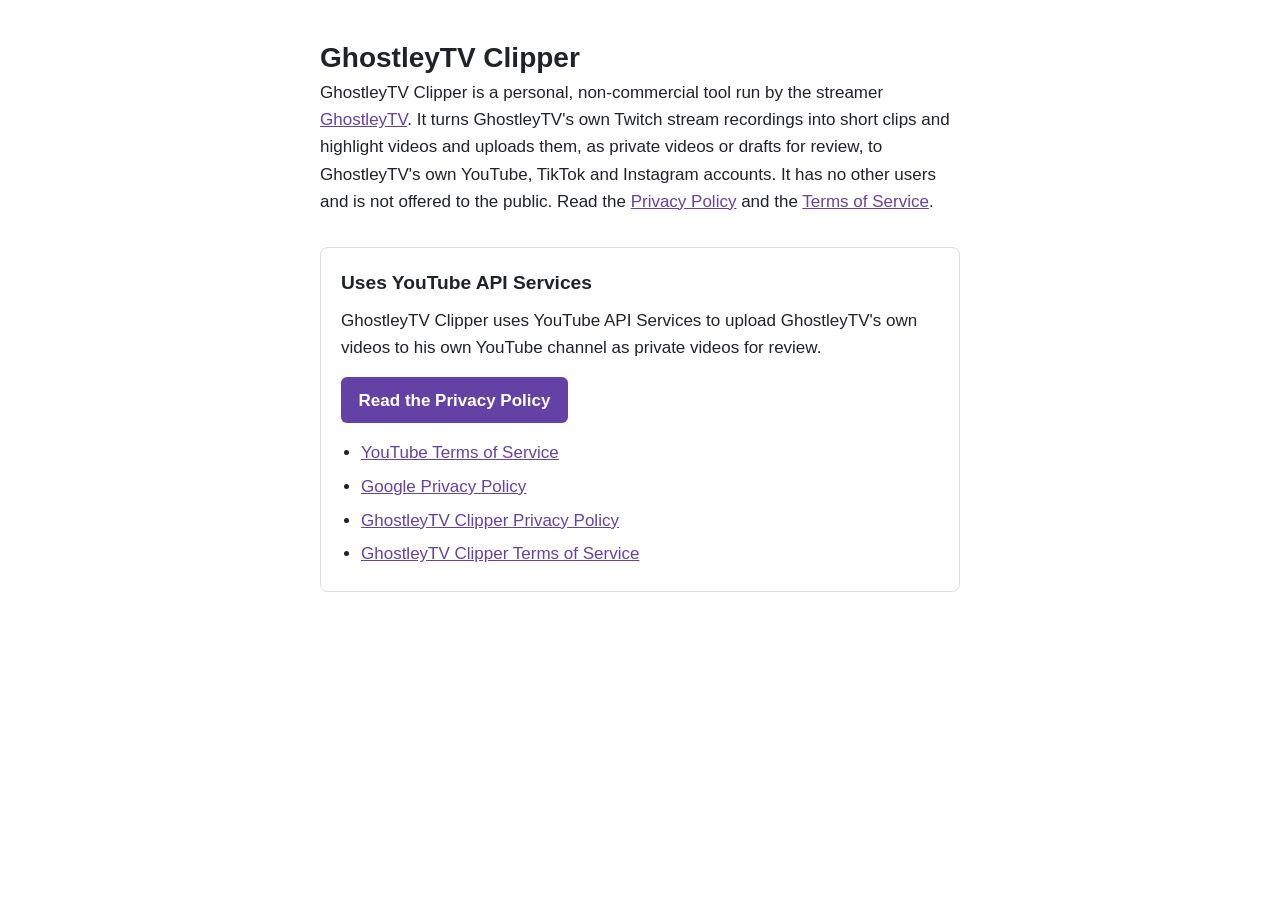
<file: index.html>
<!doctype html>
<html lang="en">
<head>
  <meta charset="utf-8">
  <meta name="viewport" content="width=device-width, initial-scale=1">
  <title>GhostleyTV Clipper</title>
  <link rel="stylesheet" href="style.css">
</head>
<body>
<main>
  <h1>GhostleyTV Clipper</h1>
  <p>GhostleyTV Clipper is a personal, non-commercial tool run by the streamer
  <a href="https://www.twitch.tv/ghostleytv">GhostleyTV</a>. It turns GhostleyTV's own Twitch
  stream recordings into short clips and highlight videos and uploads them, as private videos or
  drafts for review, to GhostleyTV's own YouTube, TikTok and Instagram accounts. It has no other
  users and is not offered to the public. Read the <a href="privacy.html">Privacy Policy</a> and
  the <a href="terms.html">Terms of Service</a>.</p>

  <section class="callout" aria-labelledby="youtube-api">
    <h2 id="youtube-api">Uses YouTube API Services</h2>
    <p>GhostleyTV Clipper uses YouTube API Services to upload GhostleyTV's own videos to his own
    YouTube channel as private videos for review.</p>
    <p><a class="button" href="privacy.html">Read the Privacy Policy</a></p>
    <ul>
      <li><a href="https://www.youtube.com/t/terms">YouTube Terms of Service</a></li>
      <li><a href="https://policies.google.com/privacy">Google Privacy Policy</a></li>
      <li><a href="privacy.html">GhostleyTV Clipper Privacy Policy</a></li>
      <li><a href="terms.html">GhostleyTV Clipper Terms of Service</a></li>
    </ul>
  </section>
</main>
</body>
</html>
</file>
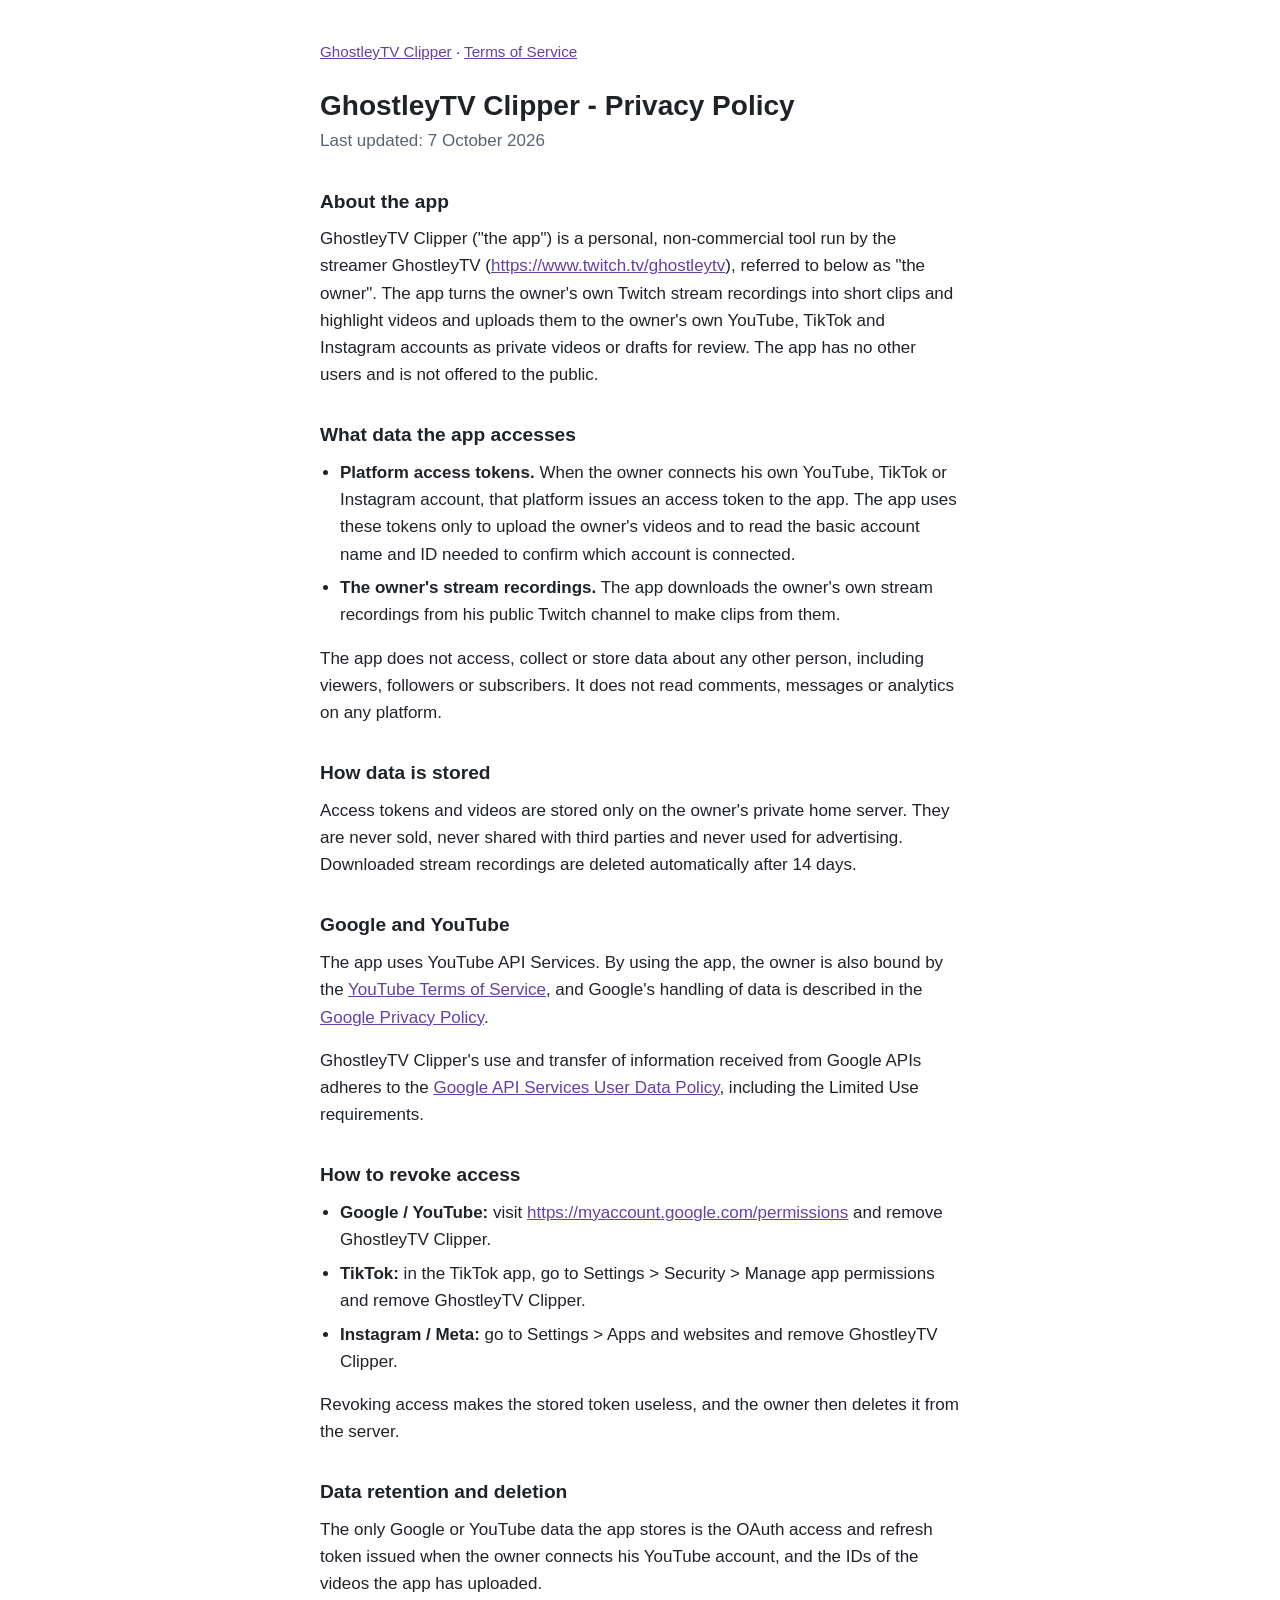
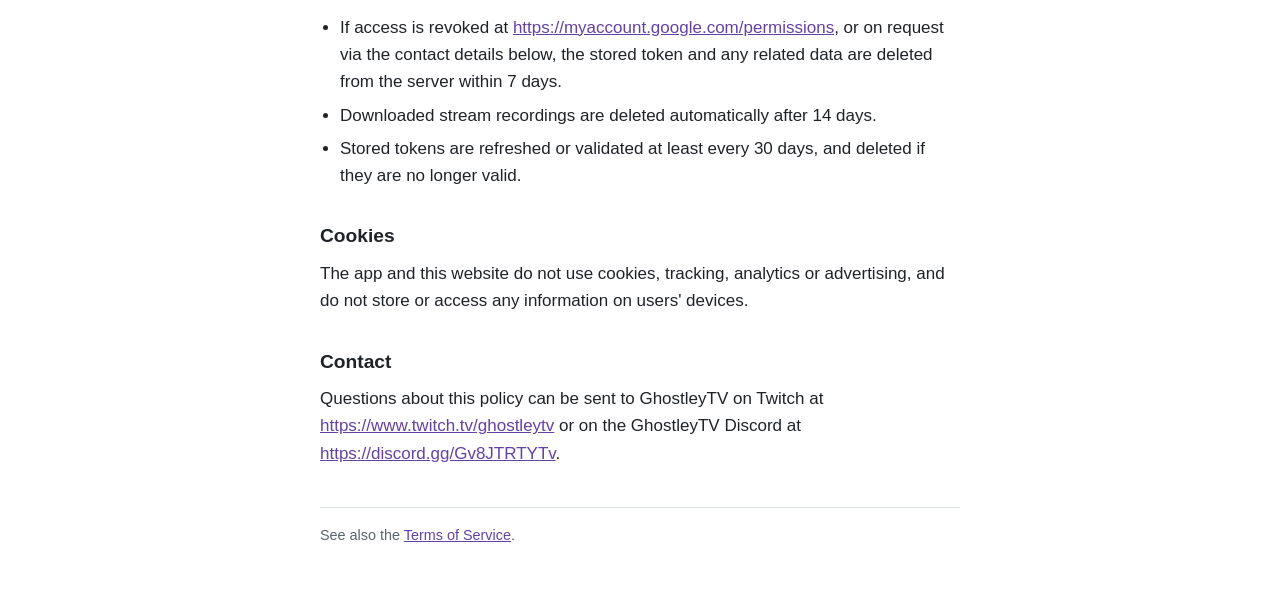
<file: privacy.html>
<!doctype html>
<html lang="en">
<head>
  <meta charset="utf-8">
  <meta name="viewport" content="width=device-width, initial-scale=1">
  <title>GhostleyTV Clipper - Privacy Policy</title>
  <link rel="stylesheet" href="style.css">
</head>
<body>
<main>
  <nav><a href="index.html">GhostleyTV Clipper</a> · <a href="terms.html">Terms of Service</a></nav>

  <h1>GhostleyTV Clipper - Privacy Policy</h1>
  <p class="date">Last updated: 7 October 2026</p>

  <h2>About the app</h2>
  <p>GhostleyTV Clipper ("the app") is a personal, non-commercial tool run by the streamer
  GhostleyTV (<a href="https://www.twitch.tv/ghostleytv">https://www.twitch.tv/ghostleytv</a>),
  referred to below as "the owner". The app turns the owner's own Twitch stream recordings into
  short clips and highlight videos and uploads them to the owner's own YouTube, TikTok and
  Instagram accounts as private videos or drafts for review. The app has no other users and is
  not offered to the public.</p>

  <h2>What data the app accesses</h2>
  <ul>
    <li><strong>Platform access tokens.</strong> When the owner connects his own YouTube, TikTok
    or Instagram account, that platform issues an access token to the app. The app uses these
    tokens only to upload the owner's videos and to read the basic account name and ID needed to
    confirm which account is connected.</li>
    <li><strong>The owner's stream recordings.</strong> The app downloads the owner's own stream
    recordings from his public Twitch channel to make clips from them.</li>
  </ul>
  <p>The app does not access, collect or store data about any other person, including viewers,
  followers or subscribers. It does not read comments, messages or analytics on any platform.</p>

  <h2>How data is stored</h2>
  <p>Access tokens and videos are stored only on the owner's private home server. They are never
  sold, never shared with third parties and never used for advertising. Downloaded stream
  recordings are deleted automatically after 14 days.</p>

  <h2>Google and YouTube</h2>
  <p>The app uses YouTube API Services. By using the app, the owner is also bound by the
  <a href="https://www.youtube.com/t/terms">YouTube Terms of Service</a>, and Google's handling
  of data is described in the
  <a href="https://policies.google.com/privacy">Google Privacy Policy</a>.</p>
  <p>GhostleyTV Clipper's use and transfer of information received from Google APIs adheres to the
  <a href="https://developers.google.com/terms/api-services-user-data-policy">Google API Services
  User Data Policy</a>, including the Limited Use requirements.</p>

  <h2>How to revoke access</h2>
  <ul>
    <li><strong>Google / YouTube:</strong> visit
    <a href="https://myaccount.google.com/permissions">https://myaccount.google.com/permissions</a>
    and remove GhostleyTV Clipper.</li>
    <li><strong>TikTok:</strong> in the TikTok app, go to Settings &gt; Security &gt; Manage app
    permissions and remove GhostleyTV Clipper.</li>
    <li><strong>Instagram / Meta:</strong> go to Settings &gt; Apps and websites and remove
    GhostleyTV Clipper.</li>
  </ul>
  <p>Revoking access makes the stored token useless, and the owner then deletes it from the
  server.</p>

  <h2>Data retention and deletion</h2>
  <p>The only Google or YouTube data the app stores is the OAuth access and refresh token issued
  when the owner connects his YouTube account, and the IDs of the videos the app has uploaded.</p>
  <ul>
    <li>If access is revoked at
    <a href="https://myaccount.google.com/permissions">https://myaccount.google.com/permissions</a>,
    or on request via the contact details below, the stored token and any related data are deleted
    from the server within 7 days.</li>
    <li>Downloaded stream recordings are deleted automatically after 14 days.</li>
    <li>Stored tokens are refreshed or validated at least every 30 days, and deleted if they are no
    longer valid.</li>
  </ul>

  <h2>Cookies</h2>
  <p>The app and this website do not use cookies, tracking, analytics or advertising, and do not
  store or access any information on users' devices.</p>

  <h2>Contact</h2>
  <p>Questions about this policy can be sent to GhostleyTV on Twitch at
  <a href="https://www.twitch.tv/ghostleytv">https://www.twitch.tv/ghostleytv</a> or on the
  GhostleyTV Discord at
  <a href="https://discord.gg/Gv8JTRTYTv">https://discord.gg/Gv8JTRTYTv</a>.</p>

  <footer>See also the <a href="terms.html">Terms of Service</a>.</footer>
</main>
</body>
</html>
</file>
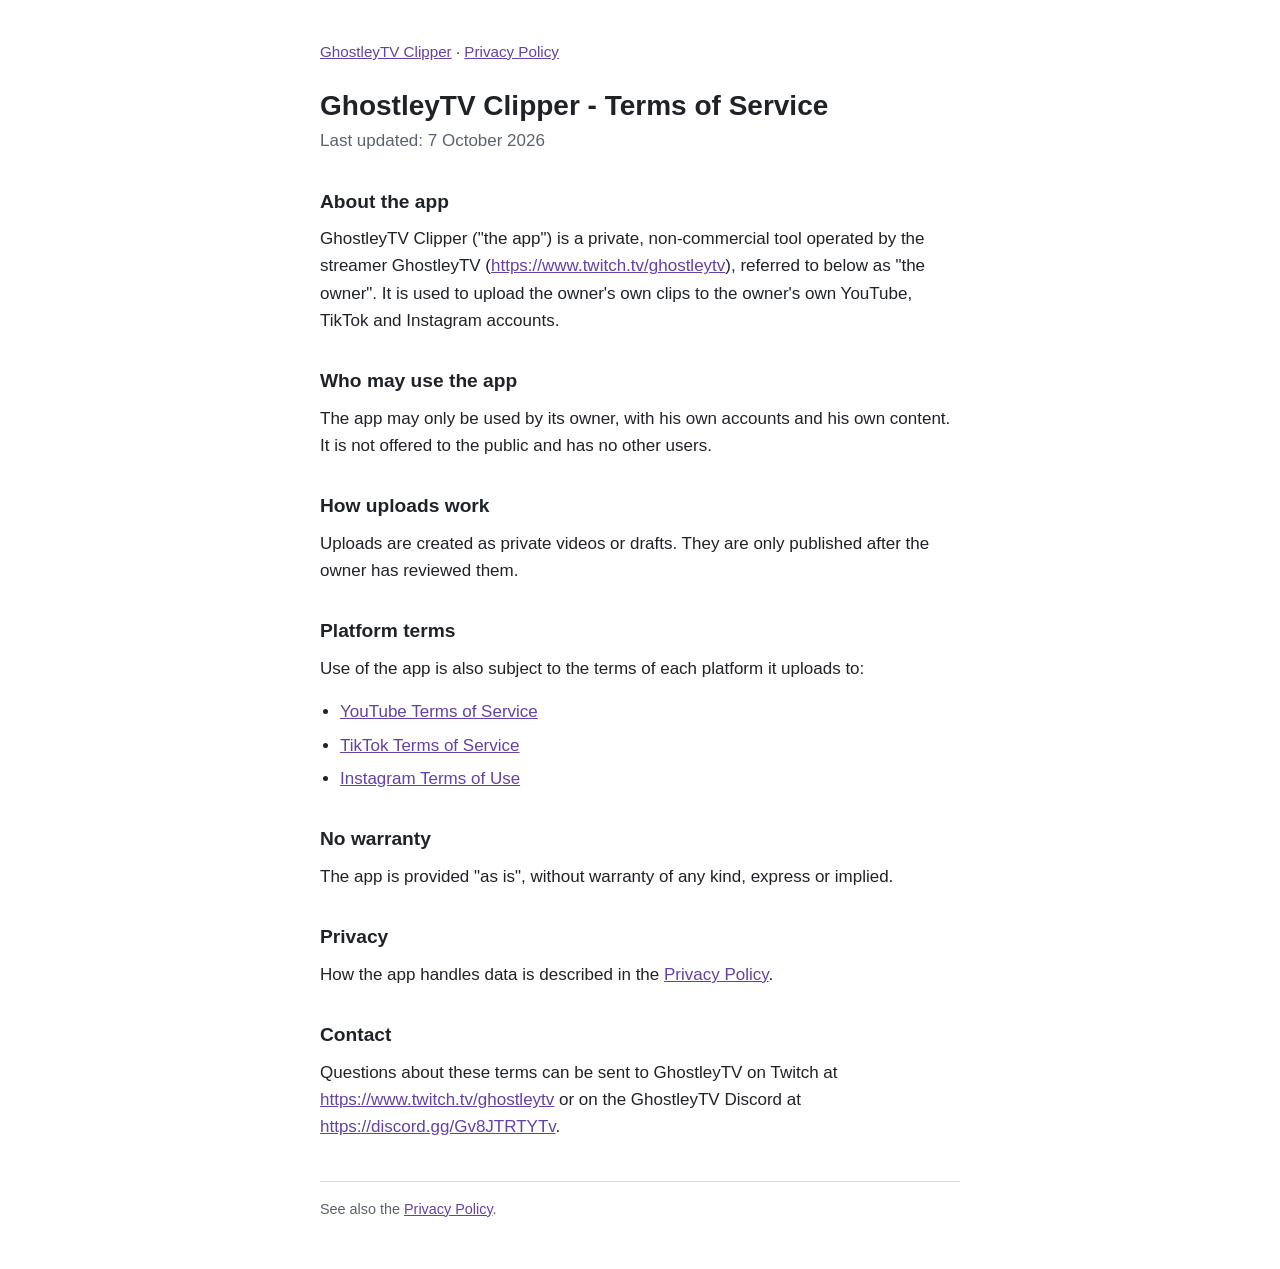
<file: terms.html>
<!doctype html>
<html lang="en">
<head>
  <meta charset="utf-8">
  <meta name="viewport" content="width=device-width, initial-scale=1">
  <title>GhostleyTV Clipper - Terms of Service</title>
  <link rel="stylesheet" href="style.css">
</head>
<body>
<main>
  <nav><a href="index.html">GhostleyTV Clipper</a> · <a href="privacy.html">Privacy Policy</a></nav>

  <h1>GhostleyTV Clipper - Terms of Service</h1>
  <p class="date">Last updated: 7 October 2026</p>

  <h2>About the app</h2>
  <p>GhostleyTV Clipper ("the app") is a private, non-commercial tool operated by the streamer
  GhostleyTV (<a href="https://www.twitch.tv/ghostleytv">https://www.twitch.tv/ghostleytv</a>),
  referred to below as "the owner". It is used to upload the owner's own clips to the owner's own
  YouTube, TikTok and Instagram accounts.</p>

  <h2>Who may use the app</h2>
  <p>The app may only be used by its owner, with his own accounts and his own content. It is not
  offered to the public and has no other users.</p>

  <h2>How uploads work</h2>
  <p>Uploads are created as private videos or drafts. They are only published after the owner has
  reviewed them.</p>

  <h2>Platform terms</h2>
  <p>Use of the app is also subject to the terms of each platform it uploads to:</p>
  <ul>
    <li><a href="https://www.youtube.com/t/terms">YouTube Terms of Service</a></li>
    <li><a href="https://www.tiktok.com/legal/terms-of-service">TikTok Terms of Service</a></li>
    <li><a href="https://help.instagram.com/581066165581870">Instagram Terms of Use</a></li>
  </ul>

  <h2>No warranty</h2>
  <p>The app is provided "as is", without warranty of any kind, express or implied.</p>

  <h2>Privacy</h2>
  <p>How the app handles data is described in the <a href="privacy.html">Privacy Policy</a>.</p>

  <h2>Contact</h2>
  <p>Questions about these terms can be sent to GhostleyTV on Twitch at
  <a href="https://www.twitch.tv/ghostleytv">https://www.twitch.tv/ghostleytv</a> or on the
  GhostleyTV Discord at
  <a href="https://discord.gg/Gv8JTRTYTv">https://discord.gg/Gv8JTRTYTv</a>.</p>

  <footer>See also the <a href="privacy.html">Privacy Policy</a>.</footer>
</main>
</body>
</html>
</file>
<file: style.css>
:root {
  --bg: #ffffff;
  --text: #1f2328;
  --muted: #59636e;
  --link: #6441a5;
  --rule: #d8dee4;
}
@media (prefers-color-scheme: dark) {
  :root {
    --bg: #0d1117;
    --text: #e6edf3;
    --muted: #9198a1;
    --link: #b9a3e3;
    --rule: #30363d;
  }
}
* { box-sizing: border-box; }
html { -webkit-text-size-adjust: 100%; }
body {
  margin: 0;
  background: var(--bg);
  color: var(--text);
  font-family: -apple-system, BlinkMacSystemFont, "Segoe UI", Roboto, Helvetica, Arial, sans-serif;
  font-size: 17px;
  line-height: 1.6;
}
main {
  max-width: 42rem;
  margin: 0 auto;
  padding: 2.5rem 1rem 3rem;
}
h1 { font-size: 1.75rem; line-height: 1.25; margin: 0 0 0.25rem; }
h2 { font-size: 1.2rem; margin: 2rem 0 0.5rem; }
p, ul { margin: 0 0 1rem; }
ul { padding-left: 1.25rem; }
li { margin-bottom: 0.4rem; }
a { color: var(--link); overflow-wrap: anywhere; }
.date { color: var(--muted); margin-bottom: 1.5rem; }
nav { margin-bottom: 1.5rem; font-size: 0.95rem; }
footer {
  margin-top: 2.5rem;
  padding-top: 1rem;
  border-top: 1px solid var(--rule);
  color: var(--muted);
  font-size: 0.9rem;
}
.callout {
  margin-top: 2rem;
  padding: 1.25rem 1.25rem 0.5rem;
  border: 1px solid var(--rule);
  border-radius: 8px;
}
.callout h2 { margin-top: 0; }
.button {
  display: inline-block;
  padding: 0.6rem 1.1rem;
  border-radius: 6px;
  background: var(--link);
  color: var(--bg);
  font-weight: 600;
  text-decoration: none;
}
.button:hover, .button:focus-visible { text-decoration: underline; }
</file>
